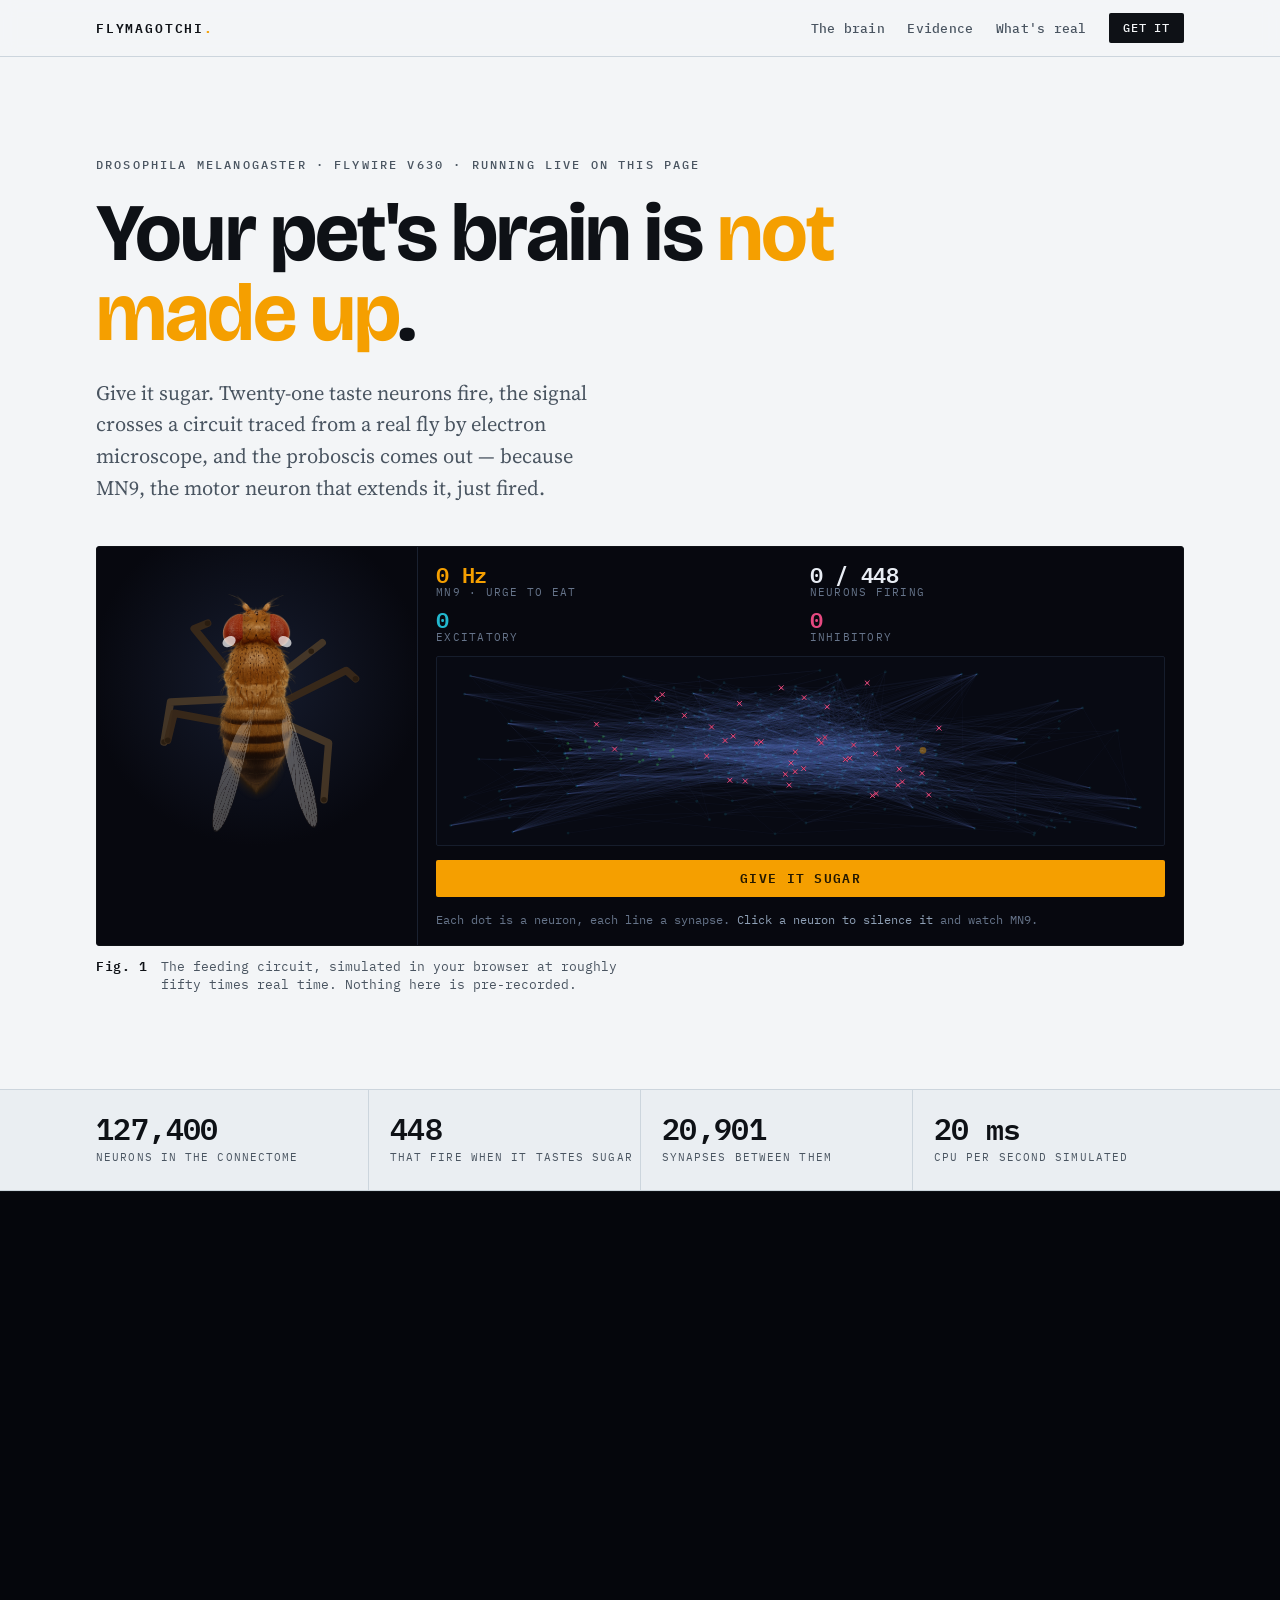
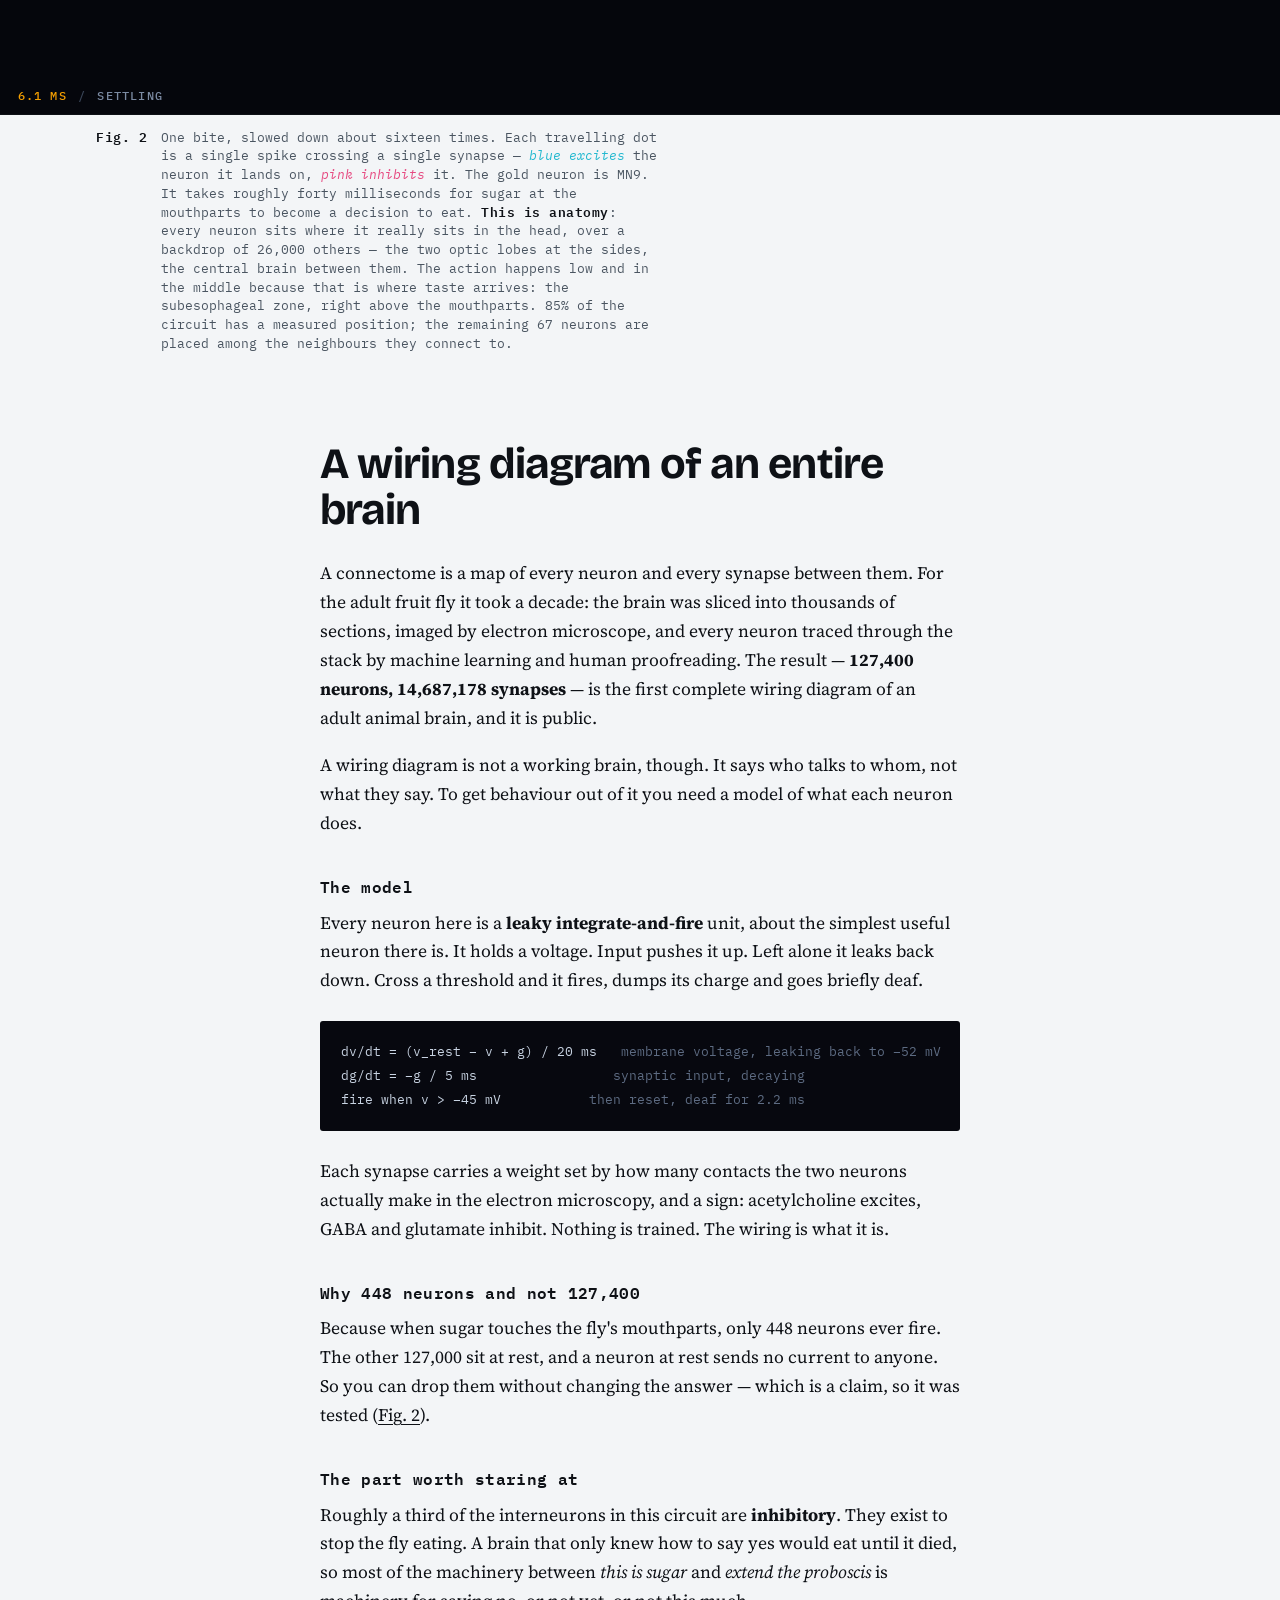
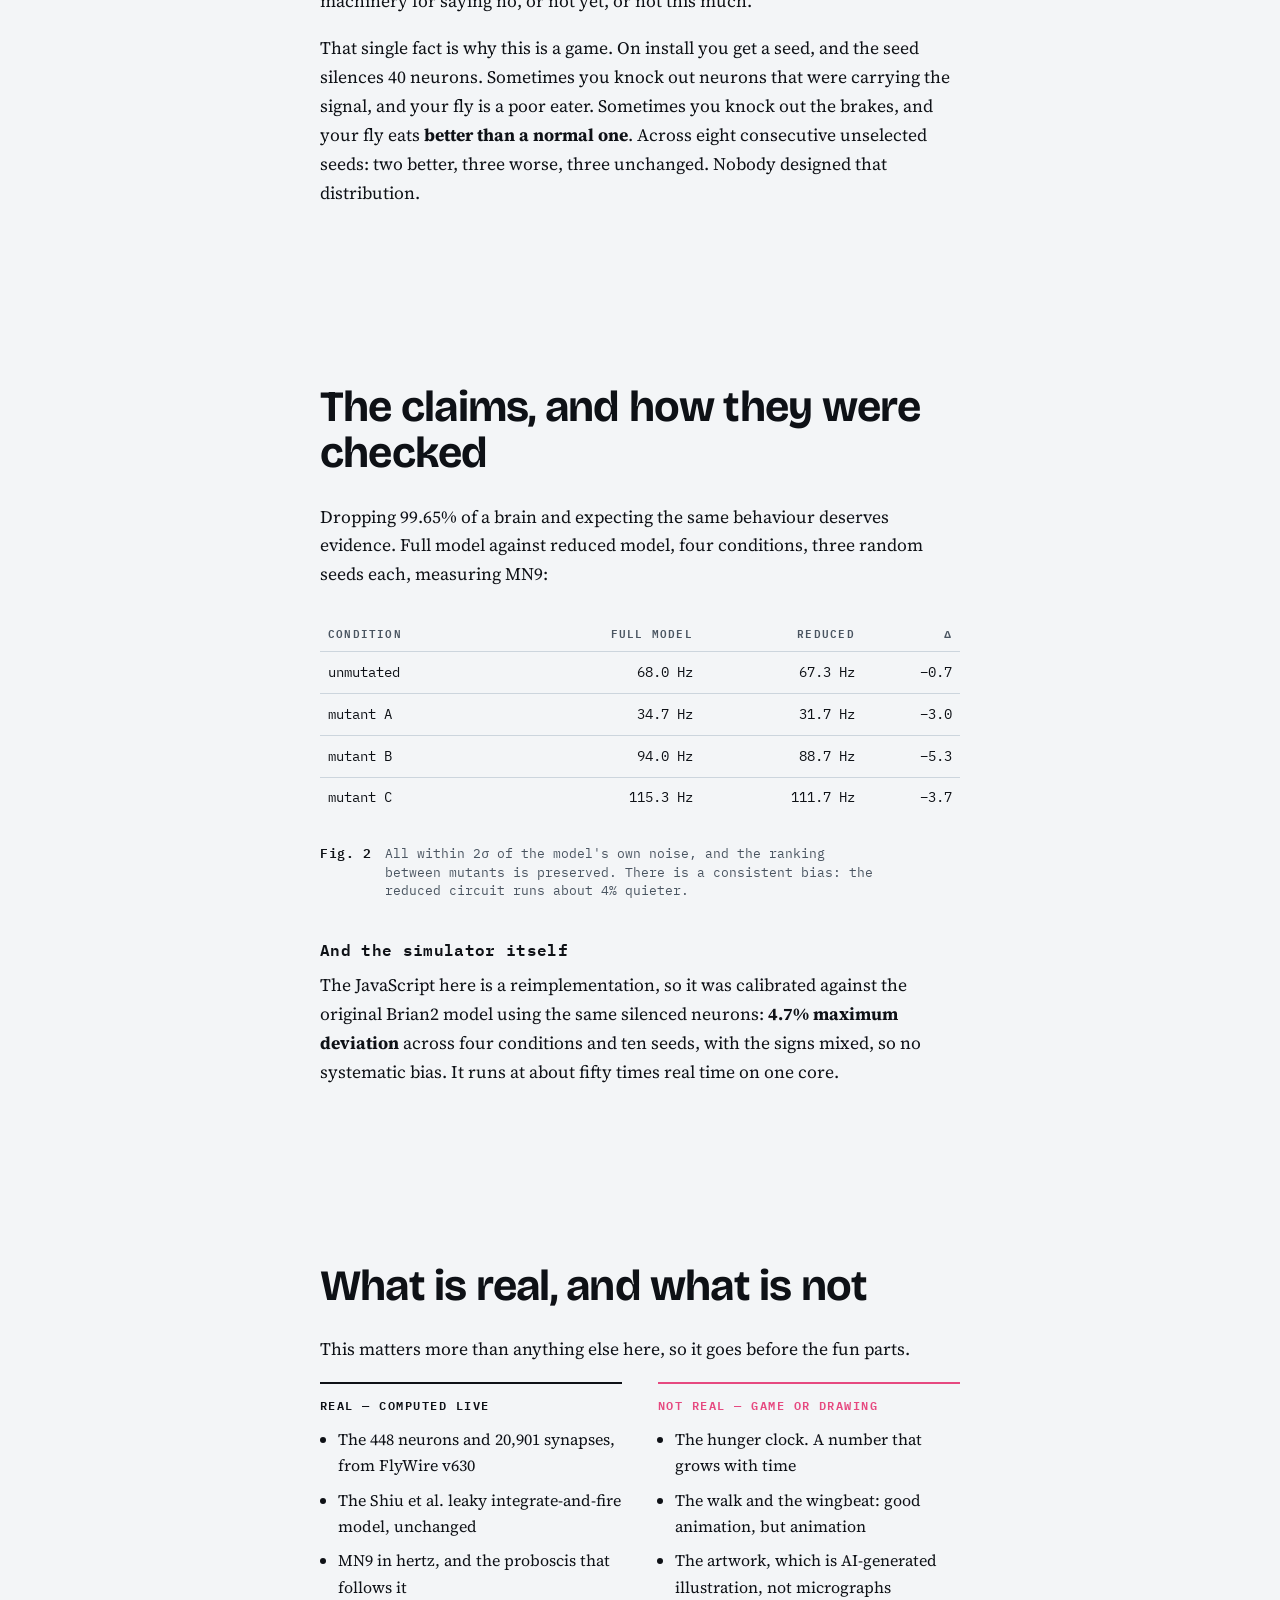
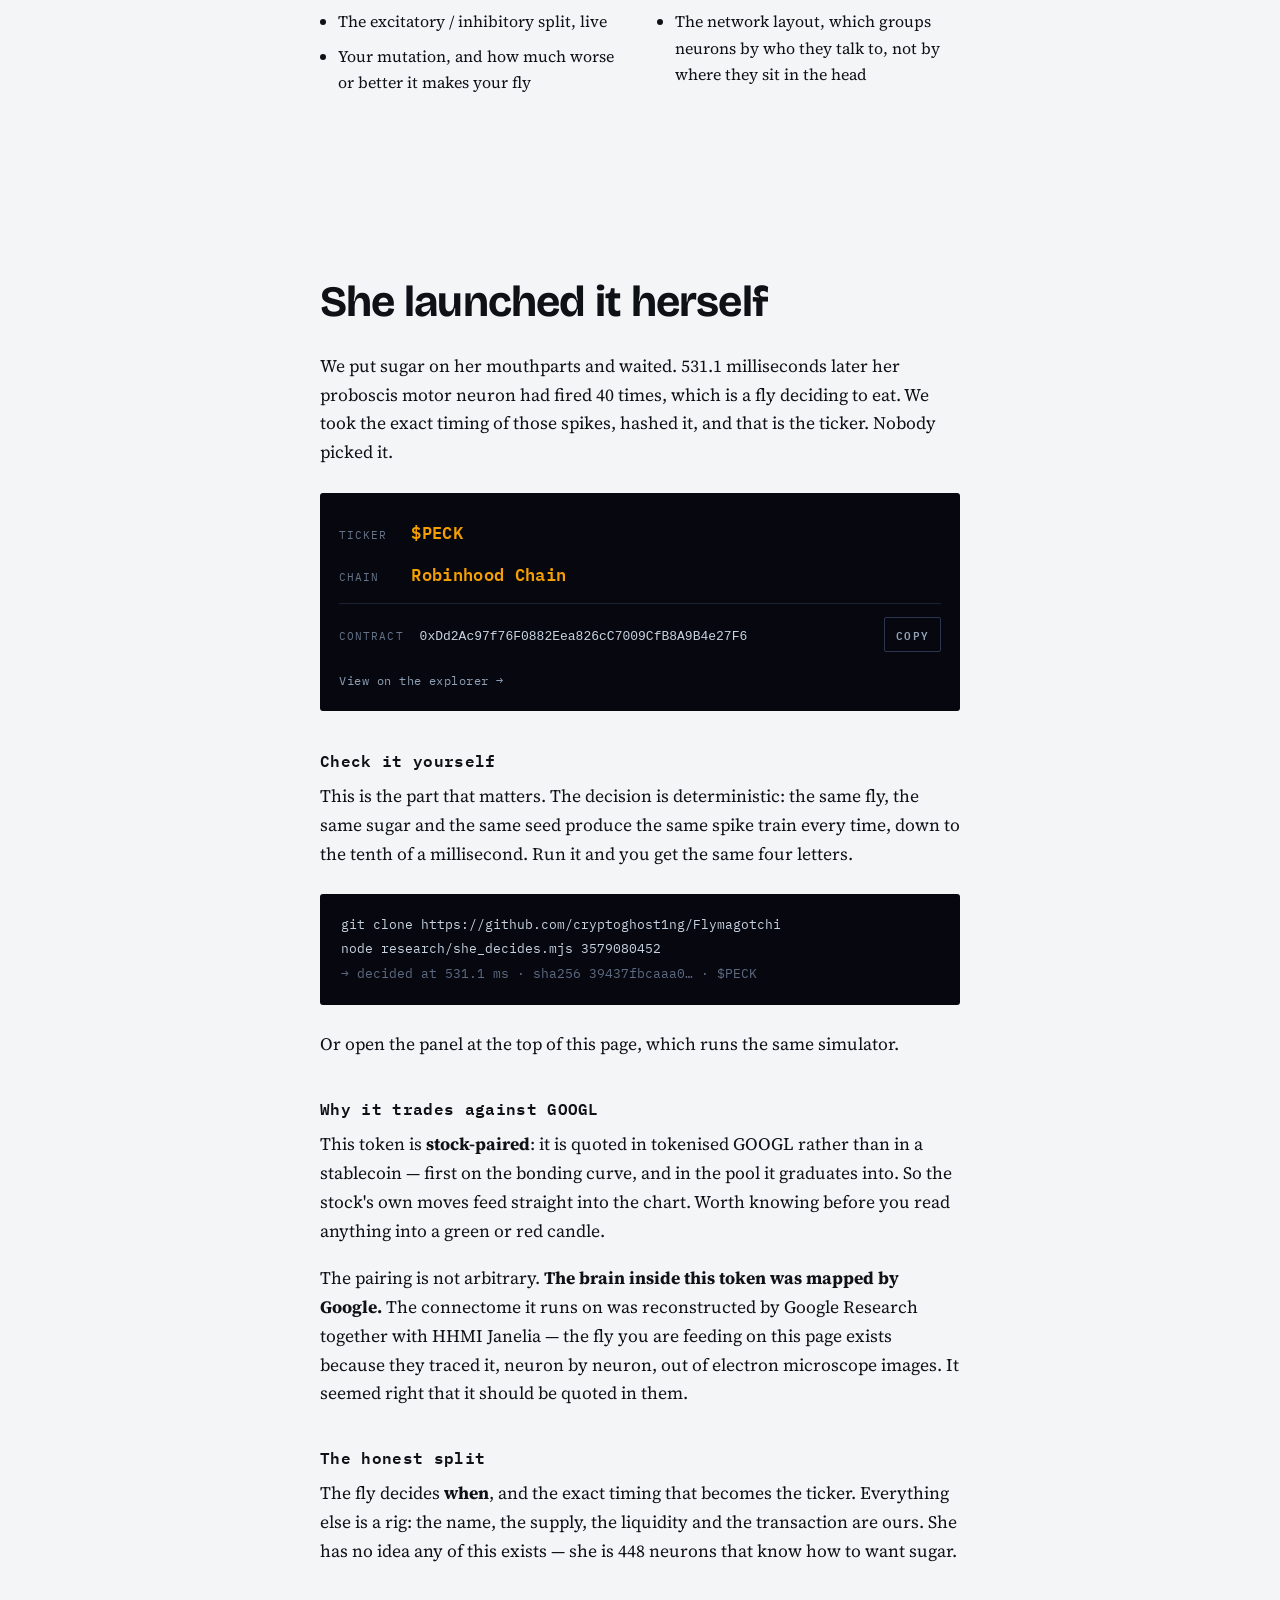
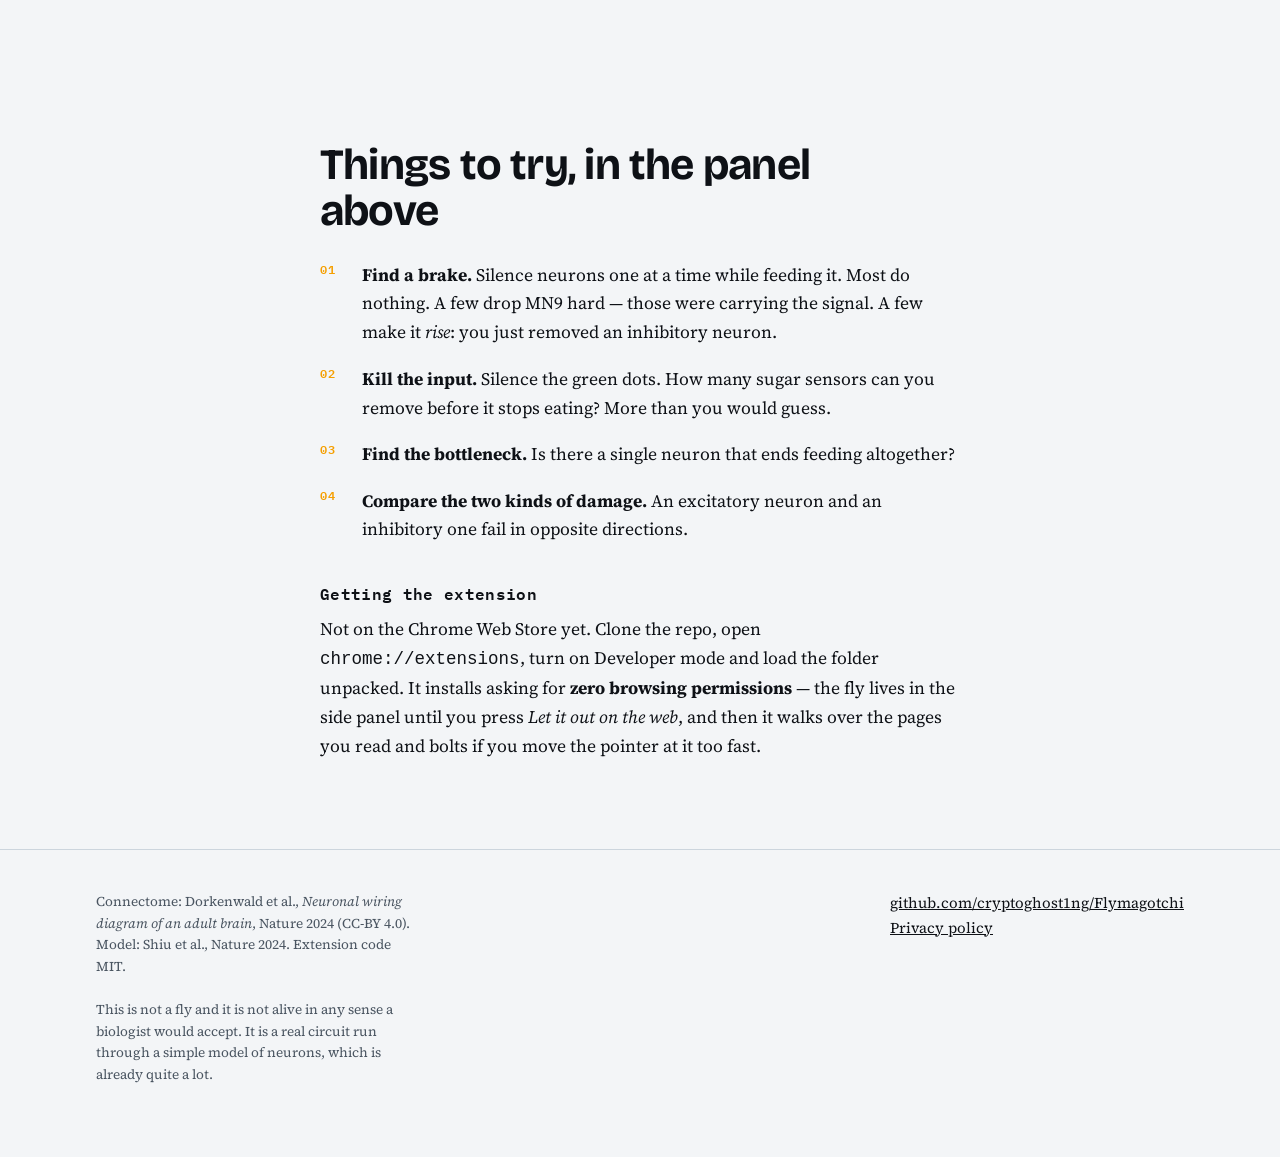
<file: site/index.html>
<!doctype html>
<html lang="en">
<head>
<meta charset="utf-8">
<meta name="viewport" content="width=device-width,initial-scale=1">
<title>Flymagotchi — a pet whose brain is real</title>
<meta name="description" content="A browser extension pet running 448 neurons and 20,901 synapses traced from an actual fruit fly brain. Feed it here, no install needed.">
<meta property="og:title" content="Flymagotchi — a pet whose brain is real">
<meta property="og:description" content="448 neurons from the Drosophila connectome, simulated live in your browser. Feed it, then break it.">
<link rel="icon" href="assets/body.png">
<link rel="preconnect" href="https://fonts.googleapis.com">
<link rel="preconnect" href="https://fonts.gstatic.com" crossorigin>
<link href="https://fonts.googleapis.com/css2?family=Bricolage+Grotesque:opsz,wdth,wght@12..96,75..100,400..800&family=IBM+Plex+Mono:wght@400;500;600&family=Source+Serif+4:ital,opsz,wght@0,8..60,400..700;1,8..60,400&display=swap" rel="stylesheet">
<link rel="stylesheet" href="style.css">
</head>
<body>

<header class="top">
  <div class="wrap">
    <div class="brand">Flymagotchi<i>.</i></div>
    <nav>
      <a href="#brain">The brain</a>
      <a href="#evidence">Evidence</a>
      <a href="#honest">What's real</a>
      <a class="btn" href="https://github.com/cryptoghost1ng/Flymagotchi">Get it</a>
    </nav>
  </div>
</header>

<main>

<div class="wrap hero">
  <p class="eyebrow">Drosophila melanogaster · FlyWire v630 · running live on this page</p>
  <h1>Your pet's brain is <em>not made up</em>.</h1>
  <p class="lede">Give it sugar. Twenty-one taste neurons fire, the signal crosses a circuit
  traced from a real fly by electron microscope, and the proboscis comes out — because MN9,
  the motor neuron that extends it, just fired.</p>

  <figure class="fig">
    <div class="fig-body">
      <div class="stage">
        <canvas id="fly"></canvas>
        <div class="side">
          <div class="readout">
            <div class="ro mn9"><b id="r-mn9">0 Hz</b><span>MN9 · urge to eat</span></div>
            <div class="ro"><b id="r-active">0</b><span>neurons firing</span></div>
            <div class="ro exc"><b id="r-exc">0</b><span>excitatory</span></div>
            <div class="ro inh"><b id="r-inh">0</b><span>inhibitory</span></div>
          </div>
          <canvas id="net"></canvas>
          <button class="feed" id="feed">Give it sugar</button>
          <p class="hint" id="hint">Each dot is a neuron, each line a synapse.
          <em>Click a neuron to silence it</em> and watch MN9.</p>
        </div>
      </div>
    </div>
    <figcaption class="fig-cap"><b>Fig. 1</b>
      <span>The feeding circuit, simulated in your browser at roughly fifty times real
      time. Nothing here is pre-recorded.</span></figcaption>
  </figure>
</div>

<div class="strip">
  <div class="wrap">
    <div class="m"><b>127,400</b><span>neurons in the connectome</span></div>
    <div class="m"><b>448</b><span>that fire when it tastes sugar</span></div>
    <div class="m"><b>20,901</b><span>synapses between them</span></div>
    <div class="m"><b>20 ms</b><span>cpu per second simulated</span></div>
  </div>
</div>

<figure class="fig bleed">
  <div class="fig-body">
    <canvas id="slow"></canvas>
    <div class="slow-hud">
      <span id="slow-t">0.0 ms</span>
      <span class="sep">/</span>
      <span id="slow-phase">waiting for sugar</span>
    </div>
  </div>
  <figcaption class="fig-cap wrap"><b>Fig. 2</b>
    <span>One bite, slowed down about sixteen times. Each travelling dot is a single spike
    crossing a single synapse — <i style="color:var(--exc)">blue excites</i> the neuron it
    lands on, <i style="color:var(--inh)">pink inhibits</i> it. The gold neuron is MN9. It
    takes roughly forty milliseconds for sugar at the mouthparts to become a decision to
    eat. <b>This is anatomy</b>: every neuron sits where it really sits in the head, over
    a backdrop of 26,000 others — the two optic lobes at the sides, the central brain
    between them. The action happens low and in the middle because that is where taste
    arrives: the subesophageal zone, right above the mouthparts. 85% of the circuit has a
    measured position; the remaining 67 neurons are placed among the neighbours they
    connect to.</span></figcaption>
</figure>

<section id="brain">
  <div class="read">
    <h2>A wiring diagram of an entire brain</h2>
    <p>A connectome is a map of every neuron and every synapse between them. For the adult
    fruit fly it took a decade: the brain was sliced into thousands of sections, imaged by
    electron microscope, and every neuron traced through the stack by machine learning and
    human proofreading. The result — <strong>127,400 neurons, 14,687,178 synapses</strong> —
    is the first complete wiring diagram of an adult animal brain, and it is public.</p>

    <p>A wiring diagram is not a working brain, though. It says who talks to whom, not what
    they say. To get behaviour out of it you need a model of what each neuron does.</p>

    <h3>The model</h3>
    <p>Every neuron here is a <strong>leaky integrate-and-fire</strong> unit, about the
    simplest useful neuron there is. It holds a voltage. Input pushes it up. Left alone it
    leaks back down. Cross a threshold and it fires, dumps its charge and goes briefly deaf.</p>

    <div class="eq">dv/dt = (v_rest &minus; v + g) / 20 ms   <span class="c">membrane voltage, leaking back to &minus;52 mV</span>
dg/dt = &minus;g / 5 ms                 <span class="c">synaptic input, decaying</span>
fire when v &gt; &minus;45 mV           <span class="c">then reset, deaf for 2.2 ms</span></div>

    <p>Each synapse carries a weight set by how many contacts the two neurons actually make
    in the electron microscopy, and a sign: acetylcholine excites, GABA and glutamate
    inhibit. Nothing is trained. The wiring is what it is.</p>

    <h3>Why 448 neurons and not 127,400</h3>
    <p>Because when sugar touches the fly's mouthparts, only 448 neurons ever fire. The other
    127,000 sit at rest, and a neuron at rest sends no current to anyone. So you can drop
    them without changing the answer — which is a claim, so it was tested (<a class="link" href="#evidence">Fig. 2</a>).</p>

    <h3>The part worth staring at</h3>
    <p>Roughly a third of the interneurons in this circuit are <strong>inhibitory</strong>.
    They exist to stop the fly eating. A brain that only knew how to say yes would eat until
    it died, so most of the machinery between <em>this is sugar</em> and <em>extend the
    proboscis</em> is machinery for saying no, or not yet, or not this much.</p>

    <p>That single fact is why this is a game. On install you get a seed, and the seed
    silences 40 neurons. Sometimes you knock out neurons that were carrying the signal, and
    your fly is a poor eater. Sometimes you knock out the brakes, and your fly eats
    <strong>better than a normal one</strong>. Across eight consecutive unselected seeds:
    two better, three worse, three unchanged. Nobody designed that distribution.</p>
  </div>
</section>

<section id="evidence">
  <div class="read">
    <h2>The claims, and how they were checked</h2>
    <p>Dropping 99.65% of a brain and expecting the same behaviour deserves evidence. Full
    model against reduced model, four conditions, three random seeds each, measuring MN9:</p>

    <table>
      <thead><tr><th>Condition</th><th>Full model</th><th>Reduced</th><th>Δ</th></tr></thead>
      <tbody>
        <tr><td>unmutated</td><td>68.0 Hz</td><td>67.3 Hz</td><td>−0.7</td></tr>
        <tr><td>mutant A</td><td>34.7 Hz</td><td>31.7 Hz</td><td>−3.0</td></tr>
        <tr><td>mutant B</td><td>94.0 Hz</td><td>88.7 Hz</td><td>−5.3</td></tr>
        <tr><td>mutant C</td><td>115.3 Hz</td><td>111.7 Hz</td><td>−3.7</td></tr>
      </tbody>
    </table>
    <p class="fig-cap"><b>Fig. 2</b><span>All within 2σ of the model's own noise, and the
    ranking between mutants is preserved. There is a consistent bias: the reduced circuit
    runs about 4% quieter.</span></p>

    <h3>And the simulator itself</h3>
    <p>The JavaScript here is a reimplementation, so it was calibrated against the original
    Brian2 model using the same silenced neurons: <strong>4.7% maximum deviation</strong>
    across four conditions and ten seeds, with the signs mixed, so no systematic bias. It
    runs at about fifty times real time on one core.</p>
  </div>
</section>

<section id="honest">
  <div class="read">
    <h2>What is real, and what is not</h2>
    <p>This matters more than anything else here, so it goes before the fun parts.</p>
    <div class="two">
      <div class="card">
        <h4>Real — computed live</h4>
        <ul>
          <li>The 448 neurons and 20,901 synapses, from FlyWire v630</li>
          <li>The Shiu et al. leaky integrate-and-fire model, unchanged</li>
          <li>MN9 in hertz, and the proboscis that follows it</li>
          <li>The excitatory / inhibitory split, live</li>
          <li>Your mutation, and how much worse or better it makes your fly</li>
        </ul>
      </div>
      <div class="card no">
        <h4>Not real — game or drawing</h4>
        <ul>
          <li>The hunger clock. A number that grows with time</li>
          <li>The walk and the wingbeat: good animation, but animation</li>
          <li>The artwork, which is AI-generated illustration, not micrographs</li>
          <li>The network layout, which groups neurons by who they talk to, not by where they sit in the head</li>
        </ul>
      </div>
    </div>
  </div>
</section>

<section id="token" hidden>
  <div class="read">
    <h2>She launched it herself</h2>
    <p>We put sugar on her mouthparts and waited. <span id="tk-decided">—</span>
    milliseconds later her proboscis motor neuron had fired
    <span id="tk-threshold">—</span> times, which is a fly deciding to eat. We took the
    exact timing of those spikes, hashed it, and that is the ticker. Nobody picked it.</p>

    <div class="ca">
      <div class="ca-row"><span>Ticker</span><b id="tk-ticker">—</b></div>
      <div class="ca-row"><span>Chain</span><b id="tk-chain">—</b></div>
      <div class="ca-row ca-addr">
        <span>Contract</span>
        <code id="tk-ca">—</code>
        <button id="tk-copy" type="button">Copy</button>
      </div>
      <a id="tk-explorer" class="ca-link" href="#" rel="noopener">View on the explorer →</a>
    </div>

    <h3>Check it yourself</h3>
    <p>This is the part that matters. The decision is deterministic: the same fly, the same
    sugar and the same seed produce the same spike train every time, down to the tenth of a
    millisecond. Run it and you get the same four letters.</p>
    <div class="eq">git clone https://github.com/cryptoghost1ng/Flymagotchi
node research/she_decides.mjs <span id="tk-seed">—</span>
<span class="c">→ decided at <span class="tk-decided">—</span> ms · sha256 <span id="tk-hash8">—</span>… · <span class="tk-ticker">—</span></span></div>
    <p>Or open the panel at the top of this page, which runs the same simulator.</p>

    <h3 id="pair-h">Why it trades against <span class="tk-pair">—</span></h3>
    <div id="pair-block">
      <p>This token is <strong>stock-paired</strong>: it is quoted in tokenised
      <span class="tk-pair">—</span> rather than in a stablecoin — first on the bonding curve,
      and in the pool it graduates into. So the stock's own moves feed straight into the
      chart. Worth knowing before you read anything into a green or red candle.</p>
      <p id="pair-why">The pairing is not arbitrary. <strong>The brain inside this token was
      mapped by Google.</strong> The connectome it runs on was reconstructed by Google
      Research together with HHMI Janelia — the fly you are feeding on this page exists
      because they traced it, neuron by neuron, out of electron microscope images. It seemed
      right that it should be quoted in them.</p>
    </div>

    <h3>The honest split</h3>
    <p>The fly decides <strong>when</strong>, and the exact timing that becomes the ticker.
    Everything else is a rig: the name, the supply, the liquidity and the transaction are
    ours. She has no idea any of this exists — she is 448 neurons that know how to want
    sugar.</p>
  </div>
</section>

<section id="try">
  <div class="read">
    <h2>Things to try, in the panel above</h2>
    <ol class="steps">
      <li><strong>Find a brake.</strong> Silence neurons one at a time while feeding it. Most
      do nothing. A few drop MN9 hard — those were carrying the signal. A few make it
      <em>rise</em>: you just removed an inhibitory neuron.</li>
      <li><strong>Kill the input.</strong> Silence the green dots. How many sugar sensors can
      you remove before it stops eating? More than you would guess.</li>
      <li><strong>Find the bottleneck.</strong> Is there a single neuron that ends feeding
      altogether?</li>
      <li><strong>Compare the two kinds of damage.</strong> An excitatory neuron and an
      inhibitory one fail in opposite directions.</li>
    </ol>

    <h3>Getting the extension</h3>
    <p>Not on the Chrome Web Store yet. Clone the repo, open
    <code>chrome://extensions</code>, turn on Developer mode and load the folder unpacked.
    It installs asking for <strong>zero browsing permissions</strong> — the fly lives in the
    side panel until you press <em>Let it out on the web</em>, and then it walks over the
    pages you read and bolts if you move the pointer at it too fast.</p>
  </div>
</section>

</main>

<footer class="foot">
  <div class="wrap">
    <p class="cite">Connectome: Dorkenwald et al., <em>Neuronal wiring diagram of an adult
    brain</em>, Nature 2024 (CC-BY 4.0). Model: Shiu et al., Nature 2024. Extension code MIT.
    <br><br>This is not a fly and it is not alive in any sense a biologist would accept. It
    is a real circuit run through a simple model of neurons, which is already quite a lot.</p>
    <p><a href="https://github.com/cryptoghost1ng/Flymagotchi">github.com/cryptoghost1ng/Flymagotchi</a><br><a href="/privacy">Privacy policy</a></p>
  </div>
</footer>

<script type="module" src="app.js"></script>
</body>
</html>
</file>
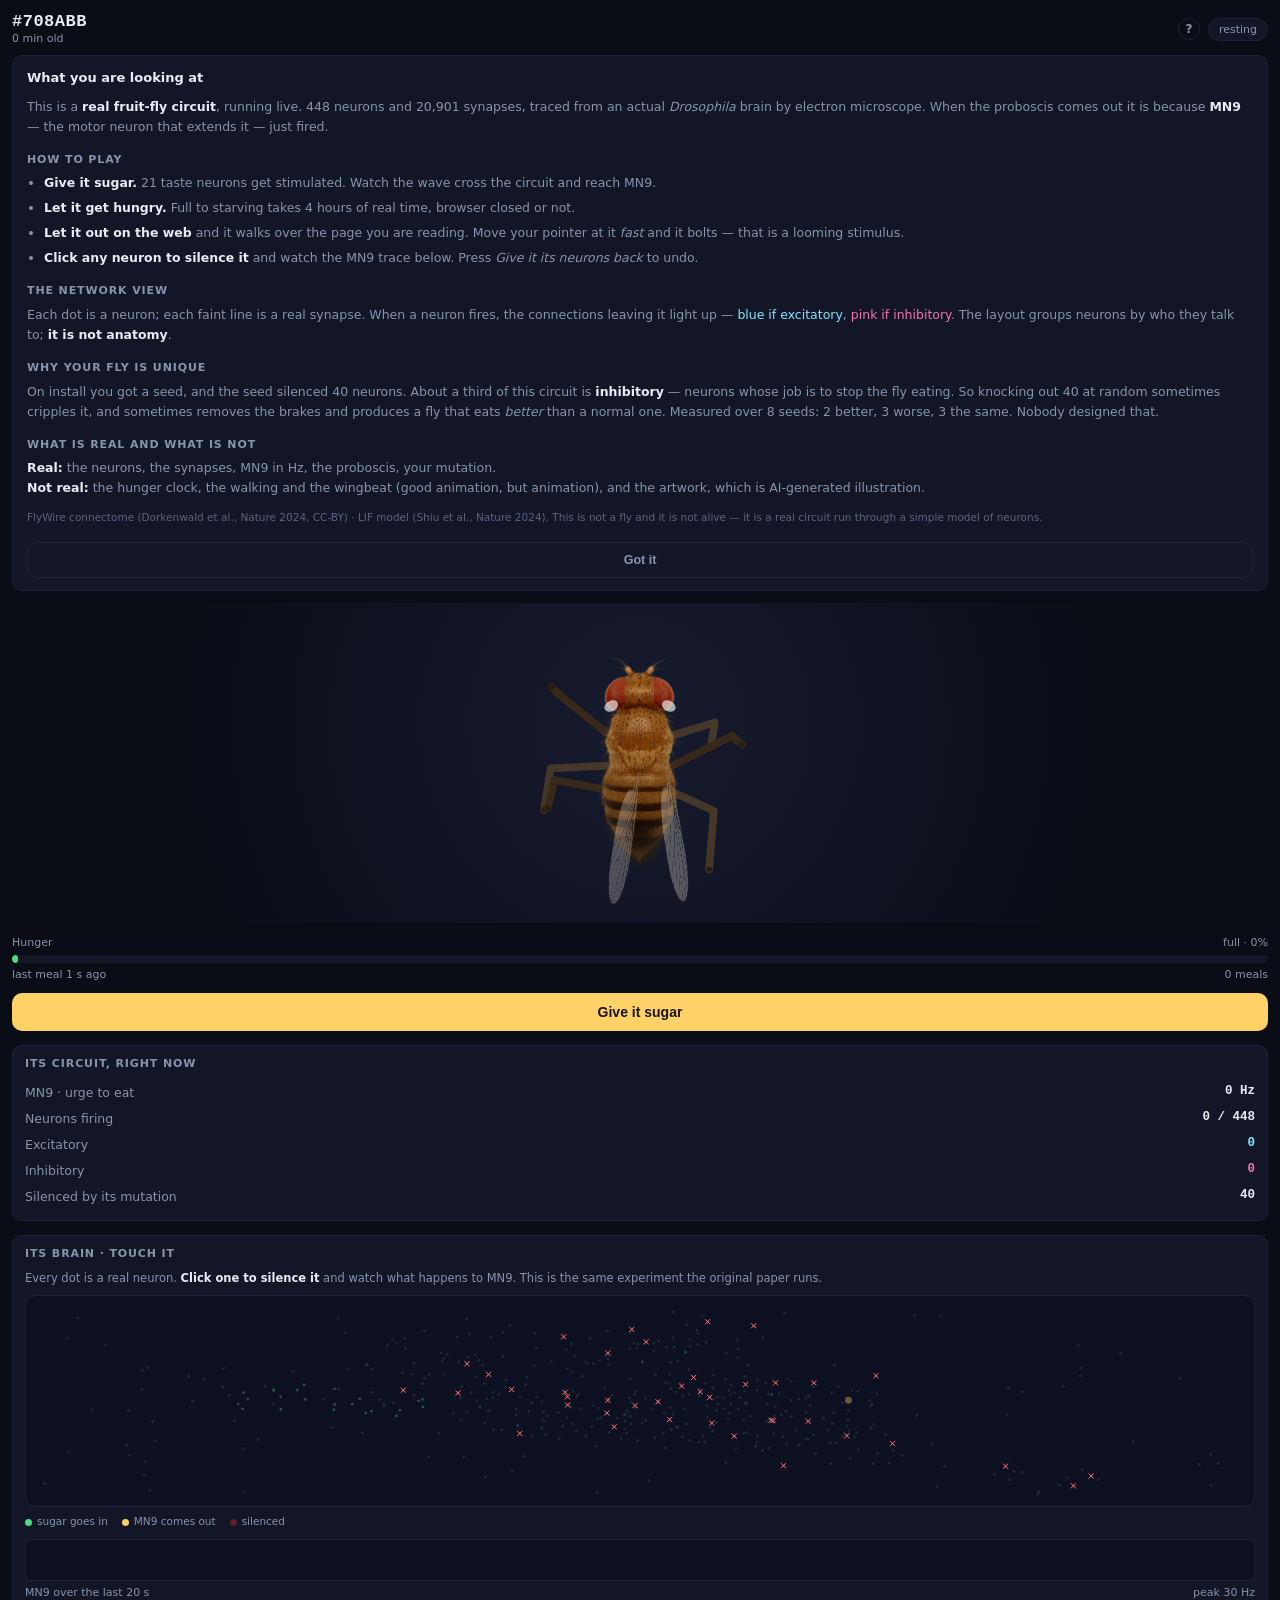
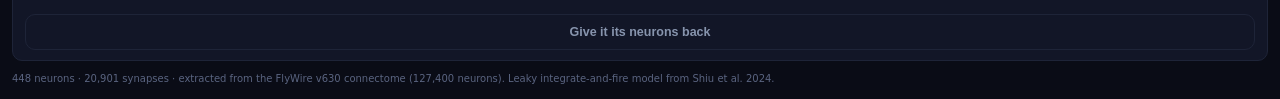
<file: panel.html>
<!doctype html>
<html lang="en">
<head><meta charset="utf-8"><title>Flymagotchi</title><link rel="stylesheet" href="panel.css"></head>
<body>
<header>
  <div class="id">
    <span id="name">#------</span>
    <span id="age" class="sub">—</span>
  </div>
  <div class="hd"><button id="helpbtn" class="ghost" title="How this works">?</button><div id="state" class="chip">waking up</div></div>
</header>

<section id="help" class="help-panel" hidden>
  <h2>What you are looking at</h2>
  <p>This is a <b>real fruit-fly circuit</b>, running live. 448 neurons and 20,901 synapses,
  traced from an actual <i>Drosophila</i> brain by electron microscope. When the proboscis
  comes out it is because <b>MN9</b> — the motor neuron that extends it — just fired.</p>

  <h3>How to play</h3>
  <ul>
    <li><b>Give it sugar.</b> 21 taste neurons get stimulated. Watch the wave cross the
    circuit and reach MN9.</li>
    <li><b>Let it get hungry.</b> Full to starving takes 4 hours of real time, browser
    closed or not.</li>
    <li><b>Let it out on the web</b> and it walks over the page you are reading. Move your
    pointer at it <i>fast</i> and it bolts — that is a looming stimulus.</li>
    <li><b>Click any neuron to silence it</b> and watch the MN9 trace below. Press
    <i>Give it its neurons back</i> to undo.</li>
  </ul>

  <h3>The network view</h3>
  <p>Each dot is a neuron; each faint line is a real synapse. When a neuron fires, the
  connections leaving it light up — <span class="exc">blue if excitatory</span>,
  <span class="inh">pink if inhibitory</span>. The layout groups neurons by who they talk
  to; <b>it is not anatomy</b>.</p>

  <h3>Why your fly is unique</h3>
  <p>On install you got a seed, and the seed silenced 40 neurons. About a third of this
  circuit is <b>inhibitory</b> — neurons whose job is to stop the fly eating. So knocking
  out 40 at random sometimes cripples it, and sometimes removes the brakes and produces a
  fly that eats <i>better</i> than a normal one. Measured over 8 seeds: 2 better, 3 worse,
  3 the same. Nobody designed that.</p>

  <h3>What is real and what is not</h3>
  <p><b>Real:</b> the neurons, the synapses, MN9 in Hz, the proboscis, your mutation.<br>
  <b>Not real:</b> the hunger clock, the walking and the wingbeat (good animation, but
  animation), and the artwork, which is AI-generated illustration.</p>

  <p class="src">FlyWire connectome (Dorkenwald et al., Nature 2024, CC-BY) · LIF model
  (Shiu et al., Nature 2024). This is not a fly and it is not alive — it is a real circuit
  run through a simple model of neurons.</p>
  <button id="helpclose" class="cta2">Got it</button>
</section>

<canvas id="stage"></canvas>

<div class="hunger-bar">
  <div class="lbl"><span>Hunger</span><span id="hunger-val">—</span></div>
  <div class="track"><div id="hunger" class="fill"></div></div>
  <div class="lbl"><span id="last-meal">—</span><span id="meals">—</span></div>
</div>

<button id="feed" class="cta">Give it sugar</button>
<button id="release" class="cta2">Let it out on the web</button>

<section class="panel">
  <h2>Its circuit, right now</h2>
  <div class="row"><span>MN9 · urge to eat</span><b id="mn9">0 Hz</b></div>
  <div class="row"><span>Neurons firing</span><b id="active">0 / 448</b></div>
  <div class="row"><span>Excitatory</span><b id="exc" class="exc">0</b></div>
  <div class="row"><span>Inhibitory</span><b id="inh" class="inh">0</b></div>
  <div class="row"><span>Silenced by its mutation</span><b id="mut">40</b></div>
</section>

<section class="lab">
  <h2>Its brain · touch it</h2>
  <p class="help">Every dot is a real neuron. <b>Click one to silence it</b> and watch what
  happens to MN9. This is the same experiment the original paper runs.</p>
  <canvas id="net"></canvas>
  <div id="card" class="card" hidden></div>
  <div class="legend">
    <span><i class="pt sugar"></i>sugar goes in</span>
    <span><i class="pt mn9"></i>MN9 comes out</span>
    <span><i class="pt off"></i>silenced</span>
  </div>
  <div class="trace">
    <canvas id="trace"></canvas>
    <div class="lbl"><span>MN9 over the last 20 s</span><span id="trace-max">—</span></div>
  </div>
  <button id="reset" class="cta2">Give it its neurons back</button>
</section>

<p class="foot" id="foot">448 neurons · 20,901 synapses · extracted from the FlyWire v630 connectome
(127,400 neurons). Leaky integrate-and-fire model from Shiu et al. 2024.</p>
<script type="module" src="js/panel.js"></script>
</body></html>
</file>
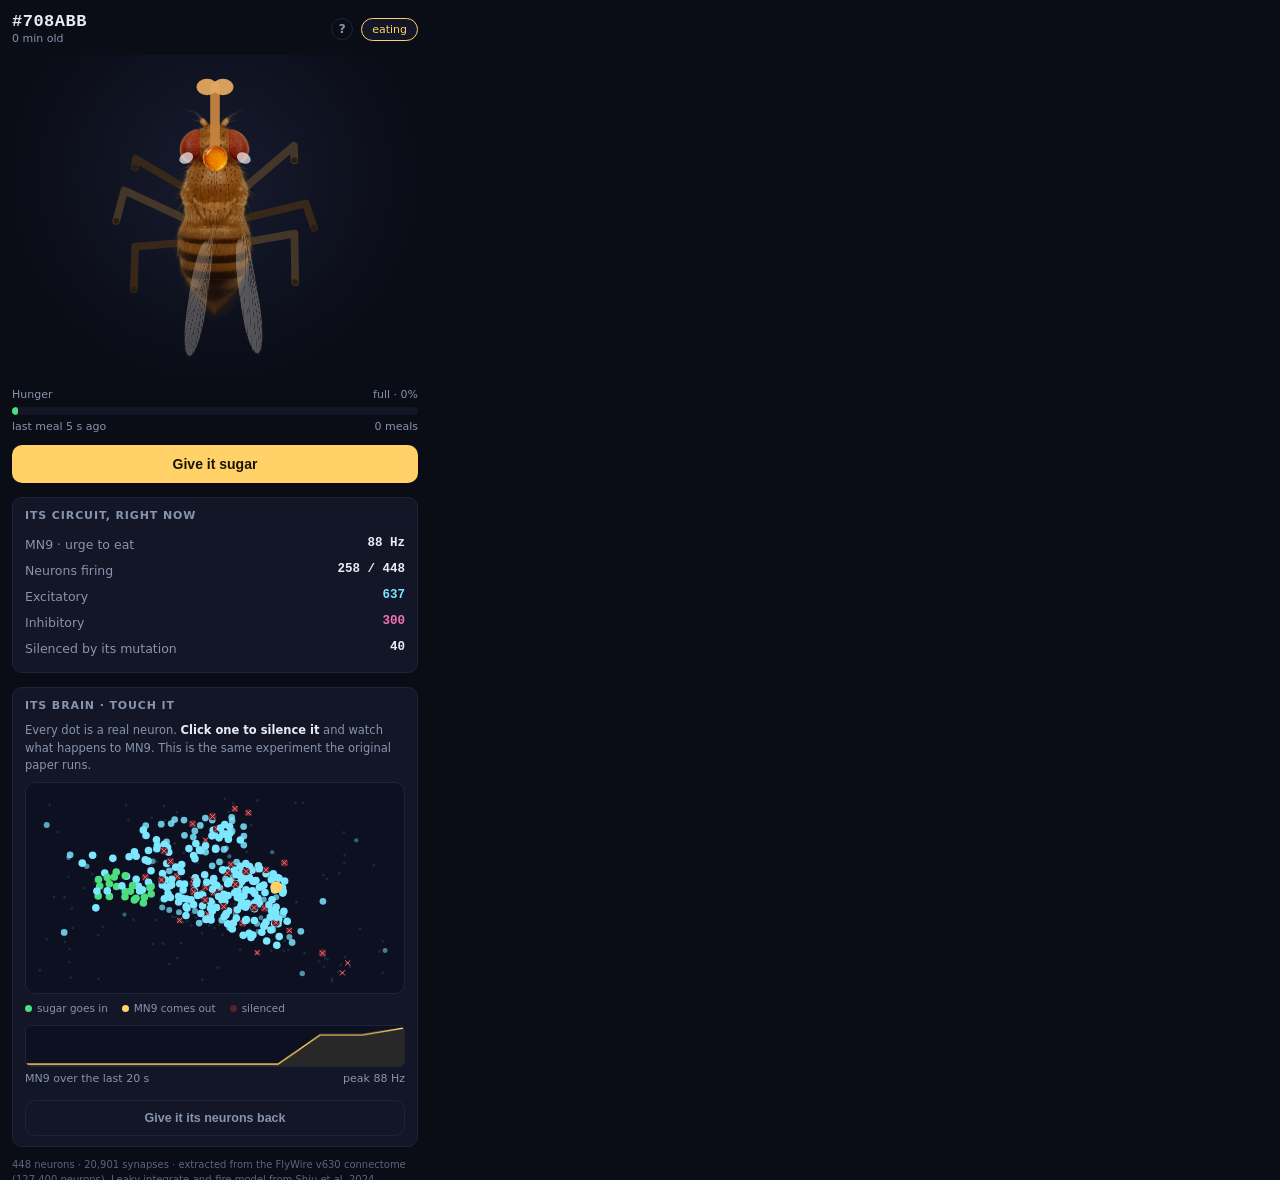
<file: shot.html>
<!doctype html><meta charset="utf-8"><title>shot</title>
<style>html,body{margin:0;background:#0a0c16}iframe{border:0;width:430px;height:1180px;display:block}</style>
<iframe id="f" src="panel.html"></iframe>
<script>
const sleep = ms => new Promise(r => setTimeout(r, ms));
document.getElementById('f').onload = async () => {
  const d = document.getElementById('f').contentDocument;
  const feed = () => d.getElementById('feed').click();
  await sleep(900);
  d.getElementById('helpclose')?.click();

  // El barrido tarda, asi que se silencia PRIMERO y se come despues: si no,
  // la comida se acaba antes de que la captura llegue.
  if (location.hash === '#lab') {
    const mut = d.getElementById('mut'), antes = mut.textContent;
    const n = d.getElementById('net'), r = n.getBoundingClientRect();
    outer:
    for (let y = 8; y < r.height; y += 9)
      for (let x = 8; x < r.width; x += 9) {
        n.dispatchEvent(new MouseEvent('click', {clientX: r.left+x, clientY: r.top+y, bubbles: true}));
        await sleep(220);
        if (mut.textContent !== antes) break outer;
      }
  }
  // 3 s de hueco: mientras la gota cae, el boton se ignora
  feed();
  setInterval(feed, 3000);
};
</script>
</file>
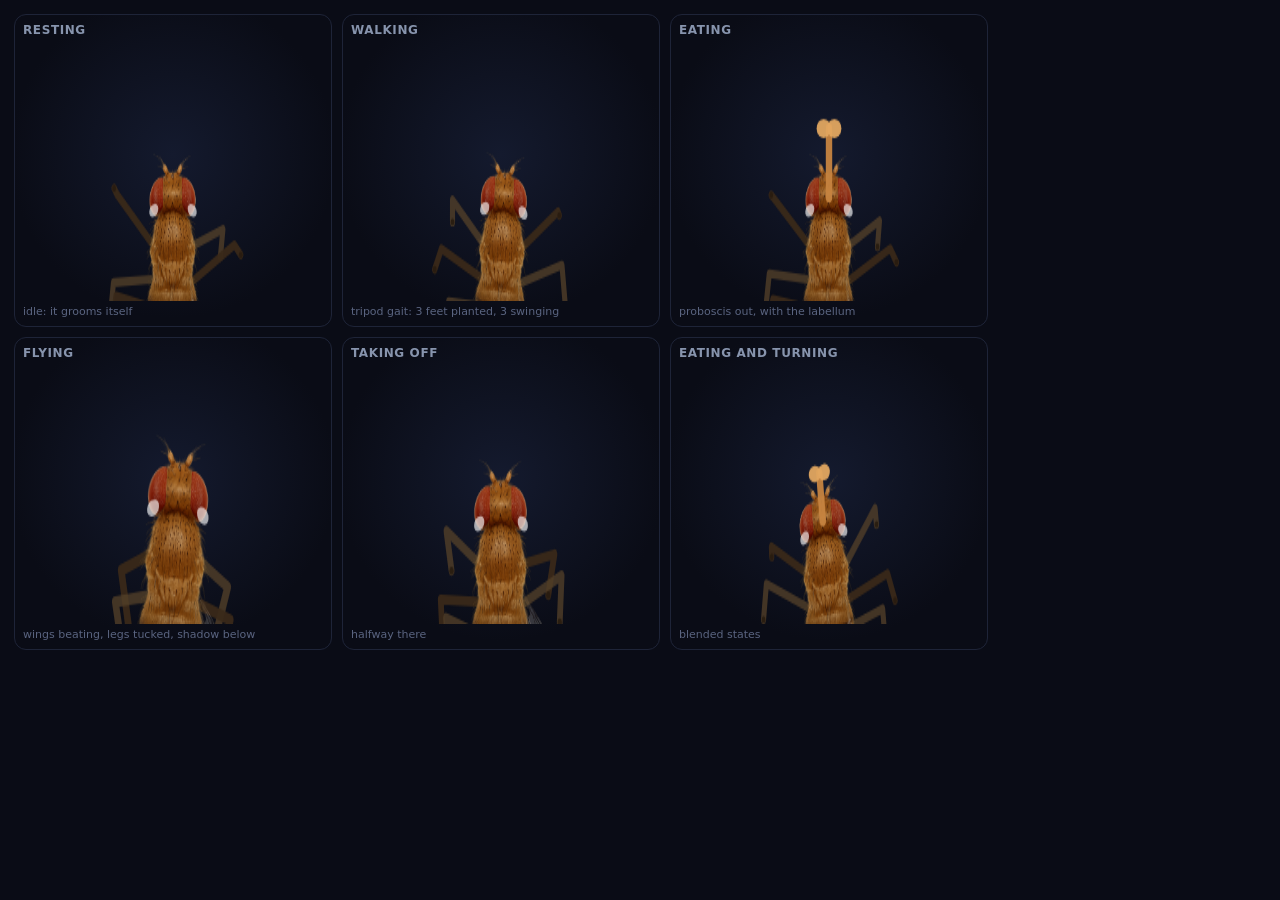
<file: test-anim.html>
<!doctype html><html lang="es"><head><meta charset="utf-8"><title>Test harness · animation</title>
<style>
 body{margin:0;background:#0a0c16;color:#e8ecf5;font:13px system-ui;display:flex;
   flex-wrap:wrap;gap:10px;padding:14px}
 .caja{background:radial-gradient(circle at 50% 45%,#141a2e 0%,#0a0c16 70%);
   border:1px solid #1e2438;border-radius:12px;padding:8px;width:300px}
 h3{margin:0 0 4px;font-size:12px;color:#8794ad;font-weight:600;letter-spacing:.05em;
   text-transform:uppercase}
 canvas{display:block;width:100%;height:260px}
 .d{color:#5a6480;font-size:11px;margin-top:4px}
</style></head><body>
<script type="module">
import { Fly } from './js/fly-draw.js?v=1789165072';
const sp = {};
await Promise.all(['body','wing'].map(n => new Promise(r => {
  const i = new Image(); i.onload = () => { sp[n] = i; r(); }; i.src = `assets/${n}.png`;
})));
const STATES = [
  ['resting',   { walk:0,    eat:0,   fly:0,    turn:0 },    'idle: it grooms itself'],
  ['walking',   { walk:1,    eat:0,   fly:0,    turn:0.03 }, 'tripod gait: 3 feet planted, 3 swinging'],
  ['eating',    { walk:0.05, eat:1,   fly:0,    turn:0 },    'proboscis out, with the labellum'],
  ['flying',    { walk:0,    eat:0,   fly:1,    turn:0.04 }, 'wings beating, legs tucked, shadow below'],
  ['taking off',{ walk:0.3,  eat:0,   fly:0.45, turn:0 },    'halfway there'],
  ['eating and turning', { walk:0.6, eat:0.7, fly:0, turn:-0.06 }, 'blended states'],
];
for (const [nom, est, desc] of STATES) {
  const d = document.createElement('div'); d.className = 'caja';
  d.innerHTML = `<h3>${nom}</h3><canvas></canvas><div class="d">${desc}</div>`;
  document.body.appendChild(d);
  const cv = d.querySelector('canvas'), ctx = cv.getContext('2d');
  const m = new Fly(sp);
  let t0 = performance.now();
  (function loop(){
    const dpr = devicePixelRatio || 1;
    if (cv.width !== cv.clientWidth*dpr) { cv.width = cv.clientWidth*dpr; cv.height = 260*dpr; }
    ctx.setTransform(dpr,0,0,dpr,0,0);
    ctx.clearRect(0,0,cv.clientWidth,260);
    const now = performance.now(); m.update(now - t0, est); t0 = now;
    ctx.save(); ctx.translate(cv.clientWidth/2, 140);
    m.draw(ctx, 64); ctx.restore();
    requestAnimationFrame(loop);
  })();
}
</script></body></html>
</file>
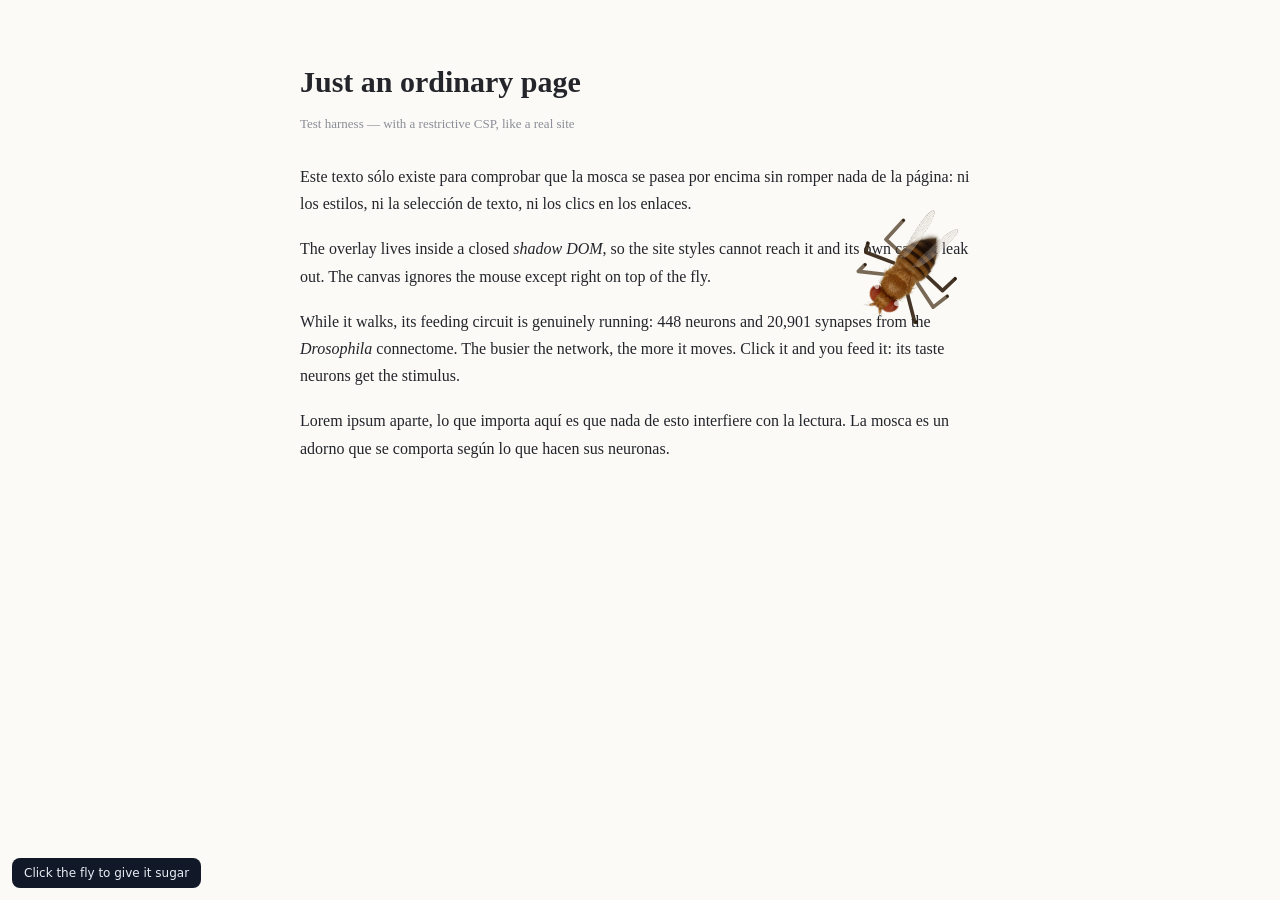
<file: test-overlay.html>
<!doctype html><html lang="es"><head><meta charset="utf-8">
<!-- Reproduces the restrictions of a real site: no workers. If the overlay
     ever tries to create one again, this page catches it. -->
<meta http-equiv="Content-Security-Policy" content="worker-src 'none'; child-src 'none'">
<title>Test harness · overlay</title>
<style>
 body{margin:0;font:16px/1.7 Georgia,serif;background:#fbfaf7;color:#23252b}
 article{max-width:680px;margin:0 auto;padding:56px 24px}
 h1{font-size:30px;margin:0 0 6px} .meta{color:#8a8d96;font-size:13px;margin-bottom:28px}
 p{margin:0 0 18px}
 .aviso{position:fixed;left:12px;bottom:12px;background:#111827;color:#e8ecf5;font:12px system-ui;
   padding:8px 12px;border-radius:8px;z-index:2147483647}
</style></head><body>
<article>
 <h1>Just an ordinary page</h1>
 <div class="meta">Test harness — with a restrictive CSP, like a real site</div>
 <p>Este texto sólo existe para comprobar que la mosca se pasea por encima sin romper nada
 de la página: ni los estilos, ni la selección de texto, ni los clics en los enlaces.</p>
 <p>The overlay lives inside a closed <em>shadow DOM</em>, so the site styles cannot reach it and
 its own cannot leak out. The canvas ignores the mouse except right on top of the fly.</p>
 <p>While it walks, its feeding circuit is genuinely running: 448 neurons and 20,901 synapses
 from the <em>Drosophila</em> connectome. The busier the network, the more it moves. Click it
 and you feed it: its taste neurons get the stimulus.</p>
 <p>Lorem ipsum aparte, lo que importa aquí es que nada de esto interfiere con la lectura.
 La mosca es un adorno que se comporta según lo que hacen sus neuronas.</p>
</article>
<div class="aviso" id="aviso">Click the fly to give it sugar</div>
<script>
 document.addEventListener('mosca:come', e => {
   const a=document.getElementById('aviso');
   a.textContent = `EATING — hit at (${Math.round(e.detail.x)}, ${Math.round(e.detail.y)})`;
   a.style.background='#166534';
 });
 document.addEventListener('mosca:saciada', () => {
   const a=document.getElementById('aviso');
   a.textContent='Click the fly to give it sugar'; a.style.background='#111827';
 });
</script>
<script>
// --- stubs de las APIs de extension, solo para el banco de pruebas ---
window.chrome = {
  runtime: { getURL: p => new URL(p, location.href).href, onMessage: { addListener(){} } },
  storage: { local: {
    get: async k => { const o={}; for (const n of [].concat(k)){ const v=localStorage.getItem(n); if(v!==null)o[n]=JSON.parse(v);} return o; },
    set: async o => { for (const [n,v] of Object.entries(o)) localStorage.setItem(n, JSON.stringify(v)); }
  } }
};
</script>
<script src="js/overlay.bundle.js?v=1789165578"></script>
</body></html>
</file>
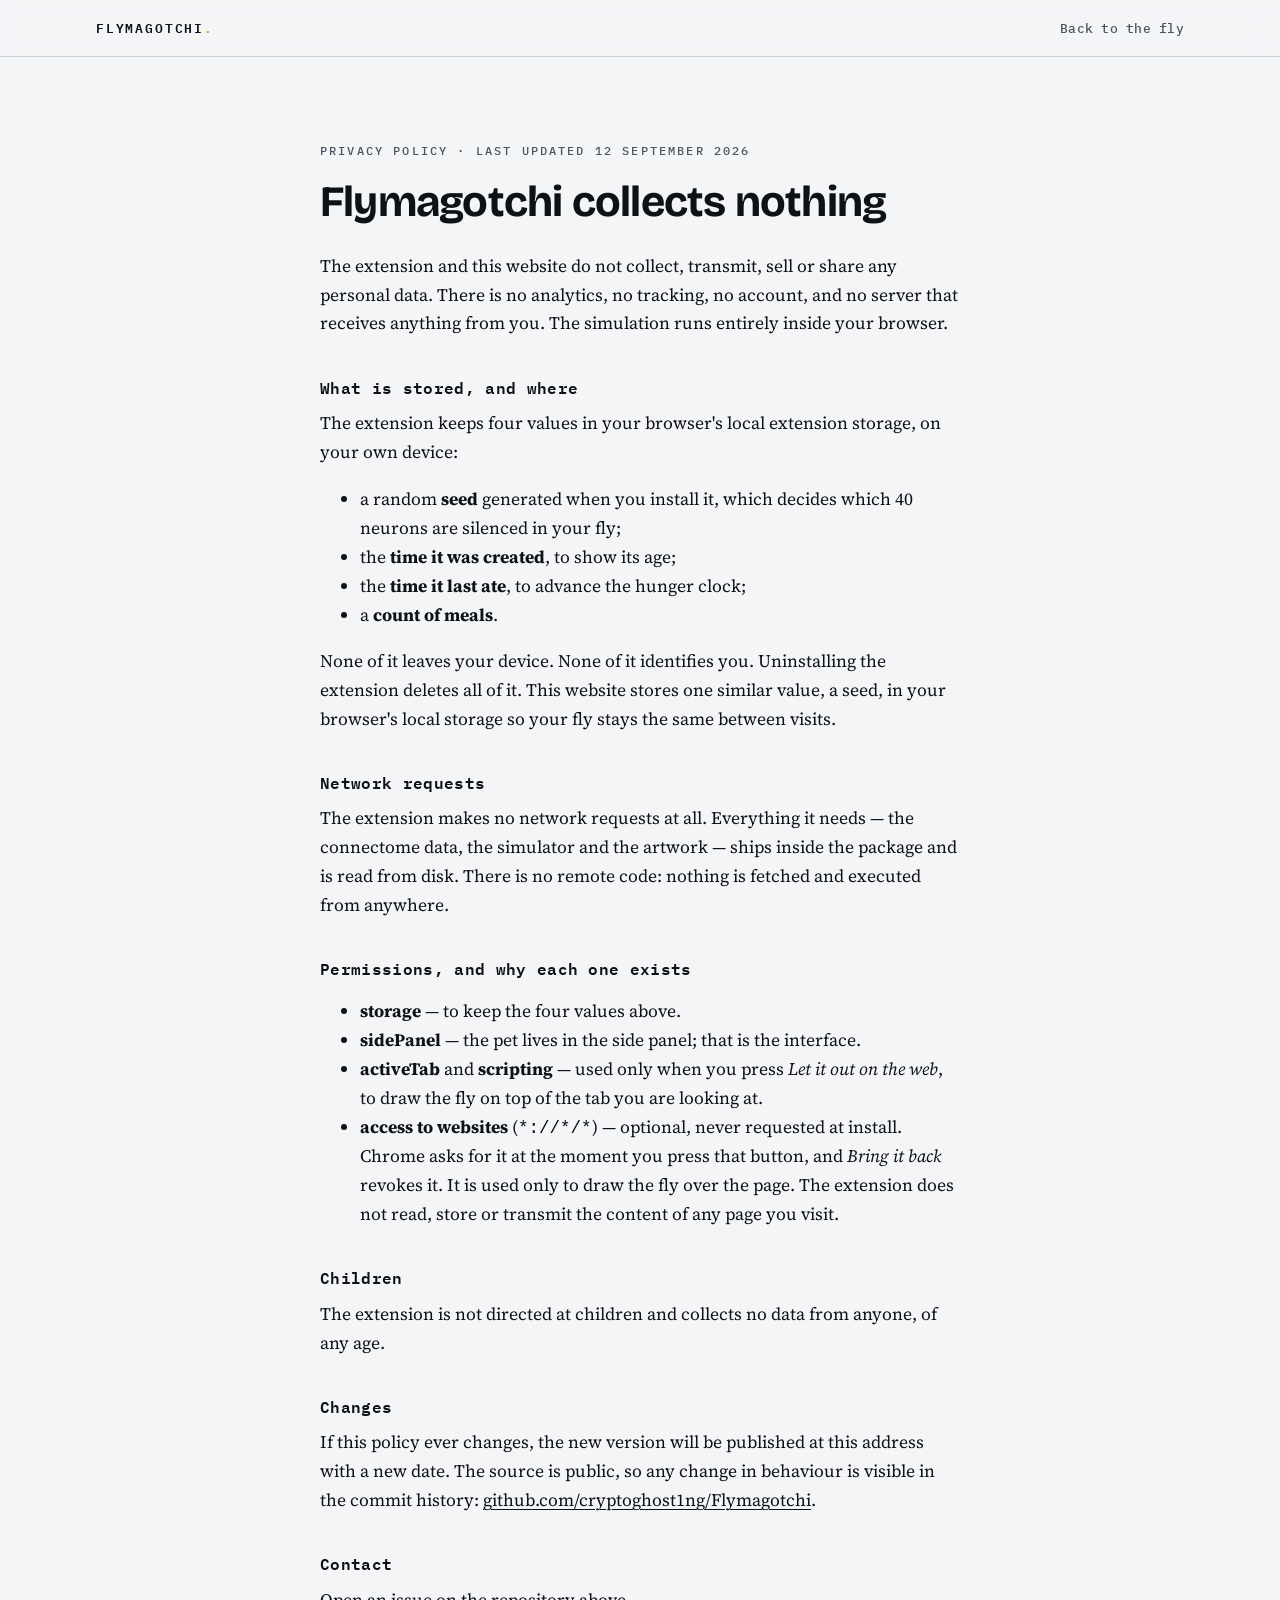
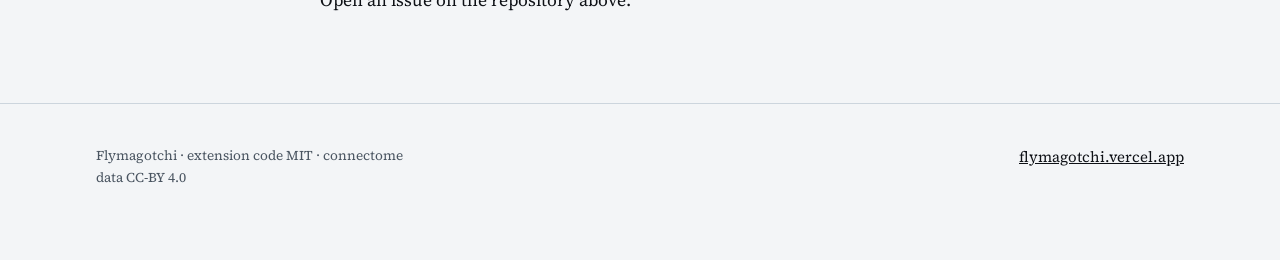
<file: site/privacy.html>
<!doctype html>
<html lang="en">
<head>
<meta charset="utf-8">
<meta name="viewport" content="width=device-width,initial-scale=1">
<title>Flymagotchi — Privacy policy</title>
<meta name="robots" content="index,follow">
<link rel="icon" href="assets/body.png">
<link rel="preconnect" href="https://fonts.googleapis.com">
<link rel="preconnect" href="https://fonts.gstatic.com" crossorigin>
<link href="https://fonts.googleapis.com/css2?family=Bricolage+Grotesque:opsz,wdth,wght@12..96,75..100,400..800&family=IBM+Plex+Mono:wght@400;500;600&family=Source+Serif+4:ital,opsz,wght@0,8..60,400..700;1,8..60,400&display=swap" rel="stylesheet">
<link rel="stylesheet" href="style.css">
</head>
<body>
<header class="top">
  <div class="wrap">
    <div class="brand">Flymagotchi<i>.</i></div>
    <nav><a href="/">Back to the fly</a></nav>
  </div>
</header>

<main>
<section>
  <div class="read">
    <p class="eyebrow">Privacy policy · last updated 12 September 2026</p>
    <h2>Flymagotchi collects nothing</h2>

    <p>The extension and this website do not collect, transmit, sell or share any personal
    data. There is no analytics, no tracking, no account, and no server that receives
    anything from you. The simulation runs entirely inside your browser.</p>

    <h3>What is stored, and where</h3>
    <p>The extension keeps four values in your browser's local extension storage, on your
    own device:</p>
    <ul>
      <li>a random <strong>seed</strong> generated when you install it, which decides which
      40 neurons are silenced in your fly;</li>
      <li>the <strong>time it was created</strong>, to show its age;</li>
      <li>the <strong>time it last ate</strong>, to advance the hunger clock;</li>
      <li>a <strong>count of meals</strong>.</li>
    </ul>
    <p>None of it leaves your device. None of it identifies you. Uninstalling the extension
    deletes all of it. This website stores one similar value, a seed, in your browser's
    local storage so your fly stays the same between visits.</p>

    <h3>Network requests</h3>
    <p>The extension makes no network requests at all. Everything it needs — the connectome
    data, the simulator and the artwork — ships inside the package and is read from disk.
    There is no remote code: nothing is fetched and executed from anywhere.</p>

    <h3>Permissions, and why each one exists</h3>
    <ul>
      <li><strong>storage</strong> — to keep the four values above.</li>
      <li><strong>sidePanel</strong> — the pet lives in the side panel; that is the interface.</li>
      <li><strong>activeTab</strong> and <strong>scripting</strong> — used only when you press
      <em>Let it out on the web</em>, to draw the fly on top of the tab you are looking at.</li>
      <li><strong>access to websites</strong> (<code>*://*/*</code>) — optional, never requested
      at install. Chrome asks for it at the moment you press that button, and
      <em>Bring it back</em> revokes it. It is used only to draw the fly over the page. The
      extension does not read, store or transmit the content of any page you visit.</li>
    </ul>

    <h3>Children</h3>
    <p>The extension is not directed at children and collects no data from anyone, of any age.</p>

    <h3>Changes</h3>
    <p>If this policy ever changes, the new version will be published at this address with a
    new date. The source is public, so any change in behaviour is visible in the commit
    history: <a class="link" href="https://github.com/cryptoghost1ng/Flymagotchi">github.com/cryptoghost1ng/Flymagotchi</a>.</p>

    <h3>Contact</h3>
    <p>Open an issue on the repository above.</p>
  </div>
</section>
</main>

<footer class="foot">
  <div class="wrap">
    <p class="cite">Flymagotchi · extension code MIT · connectome data CC-BY 4.0</p>
    <p><a href="/">flymagotchi.vercel.app</a></p>
  </div>
</footer>
</body></html>
</file>
<file: site/style.css>
/* Flymagotchi — the page is a document; every simulation is a dark instrument
   set into it, framed like a dark-field figure in a paper. */

:root{
  --paper:#f3f5f7;
  --paper-2:#eaeef2;
  --ink:#0e1116;
  --ink-2:#4a5561;
  --rule:#ccd5dd;
  --instrument:#07080f;

  /* data colours, straight from how connectomes are rendered */
  --exc:#22b8cf;
  --inh:#e64980;
  --mn9:#f59f00;
  --sugar:#37b24d;

  --display:"Bricolage Grotesque",system-ui,sans-serif;
  --prose:"Source Serif 4",Georgia,serif;
  --data:"IBM Plex Mono",ui-monospace,Menlo,monospace;

  --col:min(100% - 2.5rem, 68rem);
  --read:min(100% - 2.5rem, 40rem);
}

*{box-sizing:border-box}
html{scroll-behavior:smooth}
@media (prefers-reduced-motion:reduce){ html{scroll-behavior:auto} *{animation:none!important;transition:none!important} }

body{
  margin:0;background:var(--paper);color:var(--ink);
  font:400 17.5px/1.65 var(--prose);
  -webkit-font-smoothing:antialiased;
}
.wrap{width:var(--col);margin-inline:auto}
.read{width:var(--read);margin-inline:auto}

/* ---------- masthead ---------- */
.top{
  border-bottom:1px solid var(--rule);position:sticky;top:0;z-index:20;
  background:color-mix(in srgb,var(--paper) 88%,transparent);backdrop-filter:blur(8px);
}
.top .wrap{display:flex;align-items:center;justify-content:space-between;gap:1rem;height:56px}
.brand{font:600 13px/1 var(--data);letter-spacing:.14em;text-transform:uppercase}
.brand i{color:var(--mn9);font-style:normal}
.top nav{display:flex;gap:1.4rem;align-items:center}
.top a{font:500 13px/1 var(--data);color:var(--ink-2);text-decoration:none;letter-spacing:.02em}
.top a:hover{color:var(--ink)}
.top a.btn{
  background:var(--ink);color:var(--paper);padding:.6rem .9rem;border-radius:2px;
  letter-spacing:.06em;text-transform:uppercase;font-size:11.5px
}
.top a.btn:hover{background:#000;color:#fff}

/* ---------- hero ---------- */
.hero{padding:clamp(3rem,8vw,6.5rem) 0 2.5rem}
.eyebrow{
  font:500 12px/1 var(--data);letter-spacing:.18em;text-transform:uppercase;
  color:var(--ink-2);margin:0 0 1.4rem
}
h1{
  font:700 clamp(2.6rem,7.2vw,5.1rem)/0.98 var(--display);
  font-stretch:115%;letter-spacing:-.022em;margin:0 0 1.5rem;max-width:16ch;
}
h1 em{font-style:normal;color:var(--mn9)}
.lede{font-size:clamp(1.05rem,1.9vw,1.28rem);line-height:1.55;color:var(--ink-2);max-width:52ch;margin:0}

/* ---------- the instrument: a dark figure inset in the paper ---------- */
.fig{margin:2.6rem 0 0}
.fig-body{
  background:var(--instrument);border:1px solid var(--ink);border-radius:3px;
  overflow:hidden;position:relative;
}
.fig-cap{
  display:flex;gap:.9rem;align-items:baseline;margin-top:.7rem;
  font:400 12.5px/1.5 var(--data);color:var(--ink-2)
}
.fig-cap b{color:var(--ink);font-weight:600;white-space:nowrap;letter-spacing:.04em}
.fig-cap span{max-width:62ch}

.stage{display:grid;grid-template-columns:minmax(0,320px) minmax(0,1fr);gap:0}
@media (max-width:720px){ .stage{grid-template-columns:1fr} }
.stage canvas{display:block;width:100%}
#fly{height:300px;background:radial-gradient(circle at 50% 44%,#161c2e 0%,#07080f 72%)}
.side{border-left:1px solid #1a2130;padding:16px 18px;display:flex;flex-direction:column;gap:14px}
@media (max-width:720px){ .side{border-left:0;border-top:1px solid #1a2130} }
#net{height:190px;background:#080a13;border:1px solid #161d2c;border-radius:2px;cursor:crosshair}

.readout{display:grid;grid-template-columns:repeat(2,minmax(0,1fr));gap:10px 18px}
.ro{display:flex;flex-direction:column;gap:2px}
.ro b{font:600 22px/1 var(--data);color:#e9edf4;letter-spacing:-.01em}
.ro span{font:400 10.5px/1 var(--data);letter-spacing:.12em;text-transform:uppercase;color:#66748a}
.ro.exc b{color:var(--exc)} .ro.inh b{color:var(--inh)} .ro.mn9 b{color:var(--mn9)}

.feed{
  appearance:none;border:0;width:100%;padding:12px;cursor:pointer;border-radius:2px;
  background:var(--mn9);color:#241800;font:600 13px/1 var(--data);
  letter-spacing:.1em;text-transform:uppercase;
}
.feed:active{transform:translateY(1px)}
.hint{font:400 11.5px/1.5 var(--data);color:#66748a;margin:0}
.hint em{color:#8fa0b6;font-style:normal}

/* ---------- measurement strip ---------- */
.strip{border-block:1px solid var(--rule);margin-top:3.4rem;background:var(--paper-2)}
.strip .wrap{display:grid;grid-template-columns:repeat(4,1fr)}
@media (max-width:720px){ .strip .wrap{grid-template-columns:repeat(2,1fr)} }
.m{padding:1.5rem 0;border-left:1px solid var(--rule);padding-left:1.3rem}
.m:first-child{border-left:0;padding-left:0}
@media (max-width:720px){ .m:nth-child(3){border-left:0;padding-left:0} }
.m b{display:block;font:600 clamp(1.35rem,3vw,1.85rem)/1 var(--data);letter-spacing:-.02em}
.m span{display:block;margin-top:.45rem;font:400 11px/1.4 var(--data);
  letter-spacing:.1em;text-transform:uppercase;color:var(--ink-2)}

/* ---------- prose sections ---------- */
section{padding:clamp(3.2rem,7vw,5.5rem) 0}
h2{
  font:700 clamp(1.8rem,4vw,2.7rem)/1.08 var(--display);font-stretch:110%;
  letter-spacing:-.018em;margin:0 0 1.6rem;max-width:22ch
}
h3{font:600 1.02rem/1.3 var(--data);letter-spacing:.02em;margin:2.4rem 0 .7rem}
p{margin:0 0 1.15rem}
.read p:last-child{margin-bottom:0}
strong{font-weight:700}
a.link{color:var(--ink);text-underline-offset:3px;text-decoration-thickness:1px}

.eq{
  background:var(--instrument);color:#c8d3e2;border-radius:3px;padding:1.2rem 1.3rem;
  font:400 13px/1.85 var(--data);overflow-x:auto;margin:1.6rem 0;
  white-space:pre;                      /* si no, las ecuaciones se juntan en una linea */
  tab-size:2
}
.eq .c{color:#5d6b82}

table{width:100%;border-collapse:collapse;margin:1.6rem 0;font:400 14px/1.5 var(--data)}
th,td{text-align:right;padding:.62rem .5rem;border-bottom:1px solid var(--rule)}
th:first-child,td:first-child{text-align:left}
thead th{font-weight:600;font-size:11px;letter-spacing:.11em;text-transform:uppercase;color:var(--ink-2)}
tbody tr:last-child td{border-bottom:0}

.two{display:grid;grid-template-columns:1fr 1fr;gap:2.2rem}
@media (max-width:720px){ .two{grid-template-columns:1fr;gap:1.6rem} }
.card{border-top:2px solid var(--ink);padding-top:1rem}
.card.no{border-top-color:var(--inh)}
.card h4{font:600 11.5px/1 var(--data);letter-spacing:.13em;text-transform:uppercase;margin:0 0 .9rem}
.card.no h4{color:var(--inh)}
.card ul{margin:0;padding-left:1.1rem}
.card li{margin-bottom:.5rem;font-size:16px}

ol.steps{counter-reset:s;list-style:none;margin:0;padding:0}
ol.steps li{counter-increment:s;position:relative;padding-left:2.6rem;margin-bottom:1.1rem}
ol.steps li::before{
  content:counter(s,decimal-leading-zero);position:absolute;left:0;top:.22em;
  font:600 12px/1 var(--data);color:var(--mn9);letter-spacing:.06em
}

.foot{border-top:1px solid var(--rule);padding:2.6rem 0 3.4rem;color:var(--ink-2);font-size:15px}
.foot .wrap{display:flex;flex-wrap:wrap;gap:1.6rem;justify-content:space-between}
.foot a{color:var(--ink)}
.foot .cite{max-width:46ch;font-size:13.5px;line-height:1.6}

:focus-visible{outline:2px solid var(--mn9);outline-offset:3px}

/* on a phone the section links wrap into two lines each; the one that matters stays */
@media (max-width:560px){
  .top nav a:not(.btn){display:none}
  .top .wrap{height:50px}
  h1{max-width:none}
}

/* ---------- Fig. 2 — one bite, slowed down ---------- */
.bleed{margin:0;width:100%}
.bleed .fig-body{border-radius:0;border-left:0;border-right:0;position:relative}
#slow{display:block;width:100%;height:clamp(340px,52vh,540px);background:#05060c}
.slow-hud{
  position:absolute;left:0;bottom:0;right:0;display:flex;gap:.7rem;align-items:baseline;
  padding:.75rem 1.1rem;font:500 12px/1 var(--data);letter-spacing:.1em;text-transform:uppercase;
  color:#7c8ba3;background:linear-gradient(transparent,rgba(5,6,12,.9) 55%)
}
.slow-hud #slow-t{color:var(--mn9);font-variant-numeric:tabular-nums;min-width:7ch}
.slow-hud .sep{color:#3a4558}
.bleed .fig-cap{margin-top:.8rem}

/* the anatomy needs room to read as a head */
#slow{height:clamp(380px,58vh,600px)}

/* ---------- the launch block ---------- */
.ca{background:var(--instrument);border-radius:3px;padding:1.1rem 1.2rem;margin:1.6rem 0;
  font-family:var(--data)}
.ca-row{display:flex;align-items:baseline;gap:1rem;padding:.45rem 0;font-size:13px}
.ca-row span{color:#66748a;min-width:8ch;letter-spacing:.1em;text-transform:uppercase;font-size:10.5px}
.ca-row b{color:var(--mn9);font-weight:600;font-size:17px;letter-spacing:.02em}
.ca-addr{border-top:1px solid #1a2130;margin-top:.5rem;padding-top:.8rem;flex-wrap:wrap}
.ca-addr code{color:#c8d3e2;font-size:13px;word-break:break-all;flex:1;min-width:12ch}
.ca-addr button{appearance:none;border:1px solid #2c3550;background:transparent;color:#8fa0b6;
  font:600 10.5px var(--data);letter-spacing:.1em;text-transform:uppercase;padding:.45rem .7rem;
  border-radius:2px;cursor:pointer}
.ca-addr button:hover{color:var(--paper);border-color:#4a5570}
.ca-addr button.done{color:var(--sugar);border-color:var(--sugar)}
.ca-link{display:inline-block;margin-top:.7rem;color:#8fa0b6;font-size:12px;
  letter-spacing:.04em;text-decoration:none}
.ca-link:hover{color:var(--paper)}
</file>
<file: panel.css>
:root{
  --bg:#0a0c16; --panel:#121627; --line:#1e2438; --txt:#e8ecf5; --dim:#8794ad;
  --gold:#ffd166; --exc:#7ce7ff; --inh:#f472b6; --green:#4ade80; --red:#f87171;
}
*{box-sizing:border-box}
body{margin:0;padding:12px;background:var(--bg);color:var(--txt);
  font:13px/1.45 system-ui,-apple-system,"Segoe UI",sans-serif;min-width:340px}
header{display:flex;justify-content:space-between;align-items:center;margin-bottom:8px}
.id{display:flex;flex-direction:column}
#name{font:700 17px ui-monospace,SFMono-Regular,Menlo,monospace;letter-spacing:.5px}
.sub{color:var(--dim);font-size:11px}
.chip{background:var(--panel);border:1px solid var(--line);border-radius:999px;
  padding:3px 10px;font-size:11px;color:var(--dim)}
.chip.eating{color:var(--gold);border-color:var(--gold)}
canvas{display:block;width:100%;border-radius:10px;background:
  radial-gradient(circle at 50% 38%, #161b2e 0%, var(--bg) 72%)}
.hunger-bar{margin:12px 0 10px}
.lbl{display:flex;justify-content:space-between;font-size:11px;color:var(--dim);margin:4px 0}
.track{height:8px;background:var(--panel);border-radius:99px;overflow:hidden}
.fill{height:100%;width:0;min-width:6px;border-radius:99px;background:var(--green);
  transition:width .4s ease,background .4s ease}
.cta{width:100%;padding:11px;border:0;border-radius:10px;cursor:pointer;
  background:var(--gold);color:#1a1405;font-weight:700;font-size:14px}
.cta:active{transform:translateY(1px)}
.cta:disabled{opacity:.45;cursor:default}
.cta2{width:100%;margin-top:8px;padding:10px;border:1px solid var(--line);border-radius:10px;
  cursor:pointer;background:transparent;color:var(--dim);font-size:12.5px;font-weight:600}
.cta2:hover{color:var(--txt);border-color:#2c3550}
.cta2.on{color:var(--green);border-color:var(--green)}
.panel,.lab{margin-top:14px;background:var(--panel);border:1px solid var(--line);
  border-radius:10px;padding:10px 12px}
.panel h2,.lab h2{margin:0 0 8px;font-size:11px;font-weight:600;color:var(--dim);
  text-transform:uppercase;letter-spacing:.08em}
.row{display:flex;justify-content:space-between;padding:4px 0;font-size:12.5px}
.row span{color:var(--dim)}
.row b{font:600 12.5px ui-monospace,SFMono-Regular,Menlo,monospace}
.exc{color:var(--exc)} .inh{color:var(--inh)}
.help{margin:0 0 8px;font-size:11.5px;color:var(--dim);line-height:1.5}
.help b{color:var(--txt)}
#net{cursor:crosshair;border:1px solid var(--line);background:#0c1020}
.card{margin-top:6px;padding:7px 9px;background:#0c1020;border:1px solid var(--line);
  border-radius:7px;font:11.5px/1.6 ui-monospace,SFMono-Regular,Menlo,monospace}
.card .t{color:var(--txt);font-weight:700}
.card .k{color:var(--dim)}
.legend{display:flex;gap:14px;margin-top:7px;font-size:10.5px;color:var(--dim)}
.legend span{display:flex;align-items:center;gap:5px}
.pt{width:7px;height:7px;border-radius:50%;display:inline-block}
.pt.sugar{background:var(--green)} .pt.mn9{background:var(--gold)} .pt.off{background:#5c1f2b}
.trace{margin-top:9px}
#trace{height:42px;border-radius:6px;background:#0c1020;border:1px solid var(--line)}
#reset{margin-top:9px}
.foot{color:#5a6480;font-size:10px;line-height:1.5;margin:10px 0 0}

.hd{display:flex;align-items:center;gap:8px}
.ghost{width:22px;height:22px;border-radius:50%;border:1px solid var(--line);
  background:transparent;color:var(--dim);font:700 12px system-ui;cursor:pointer;padding:0}
.ghost:hover{color:var(--txt);border-color:#2c3550}
.help-panel{background:var(--panel);border:1px solid var(--line);border-radius:10px;
  padding:12px 14px;margin-bottom:12px;font-size:12.5px;line-height:1.6;color:var(--dim)}
.help-panel h2{margin:0 0 8px;font-size:13px;color:var(--txt);letter-spacing:0;
  text-transform:none;font-weight:700}
.help-panel h3{margin:14px 0 5px;font-size:11px;color:var(--dim);text-transform:uppercase;
  letter-spacing:.08em}
.help-panel p{margin:0 0 8px}
.help-panel b{color:var(--txt)}
.help-panel ul{margin:0;padding-left:17px}
.help-panel li{margin-bottom:5px}
.help-panel .src{margin-top:12px;font-size:10.5px;color:#5a6480;line-height:1.5}
</file>
